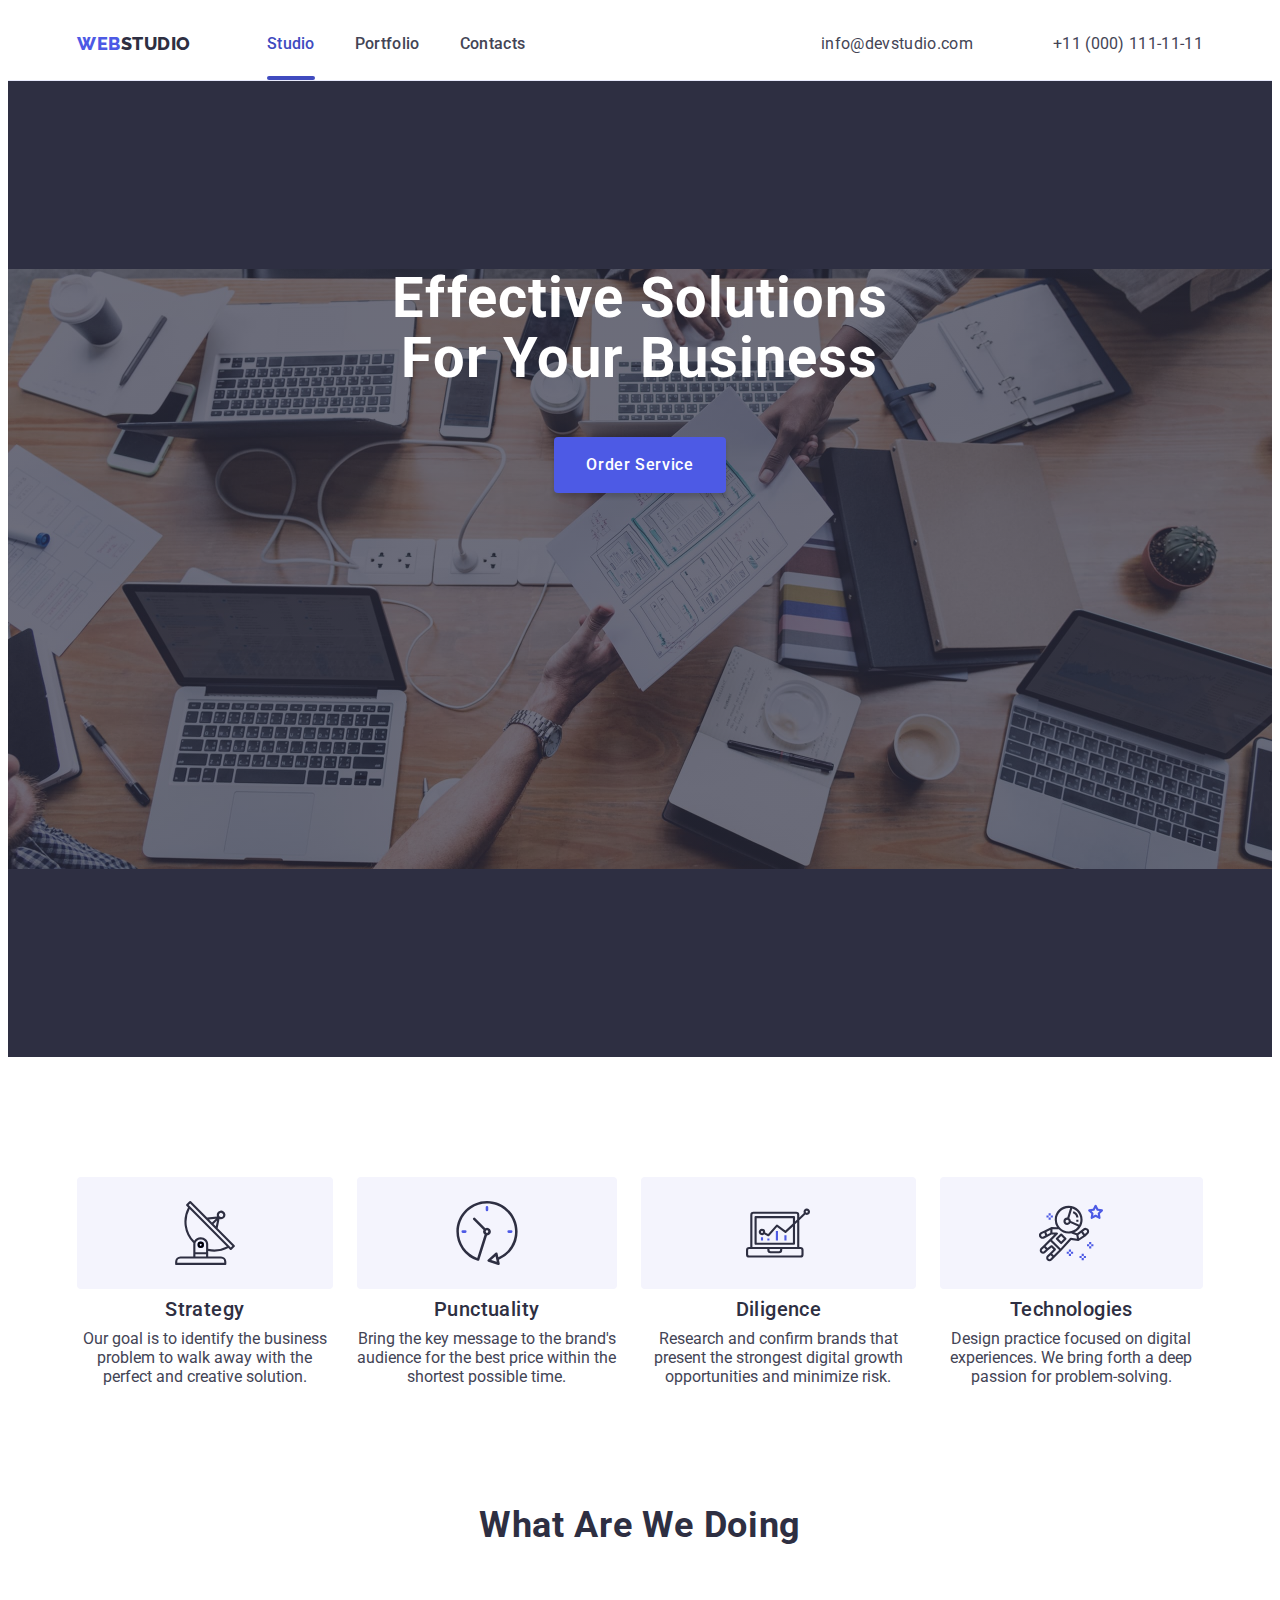
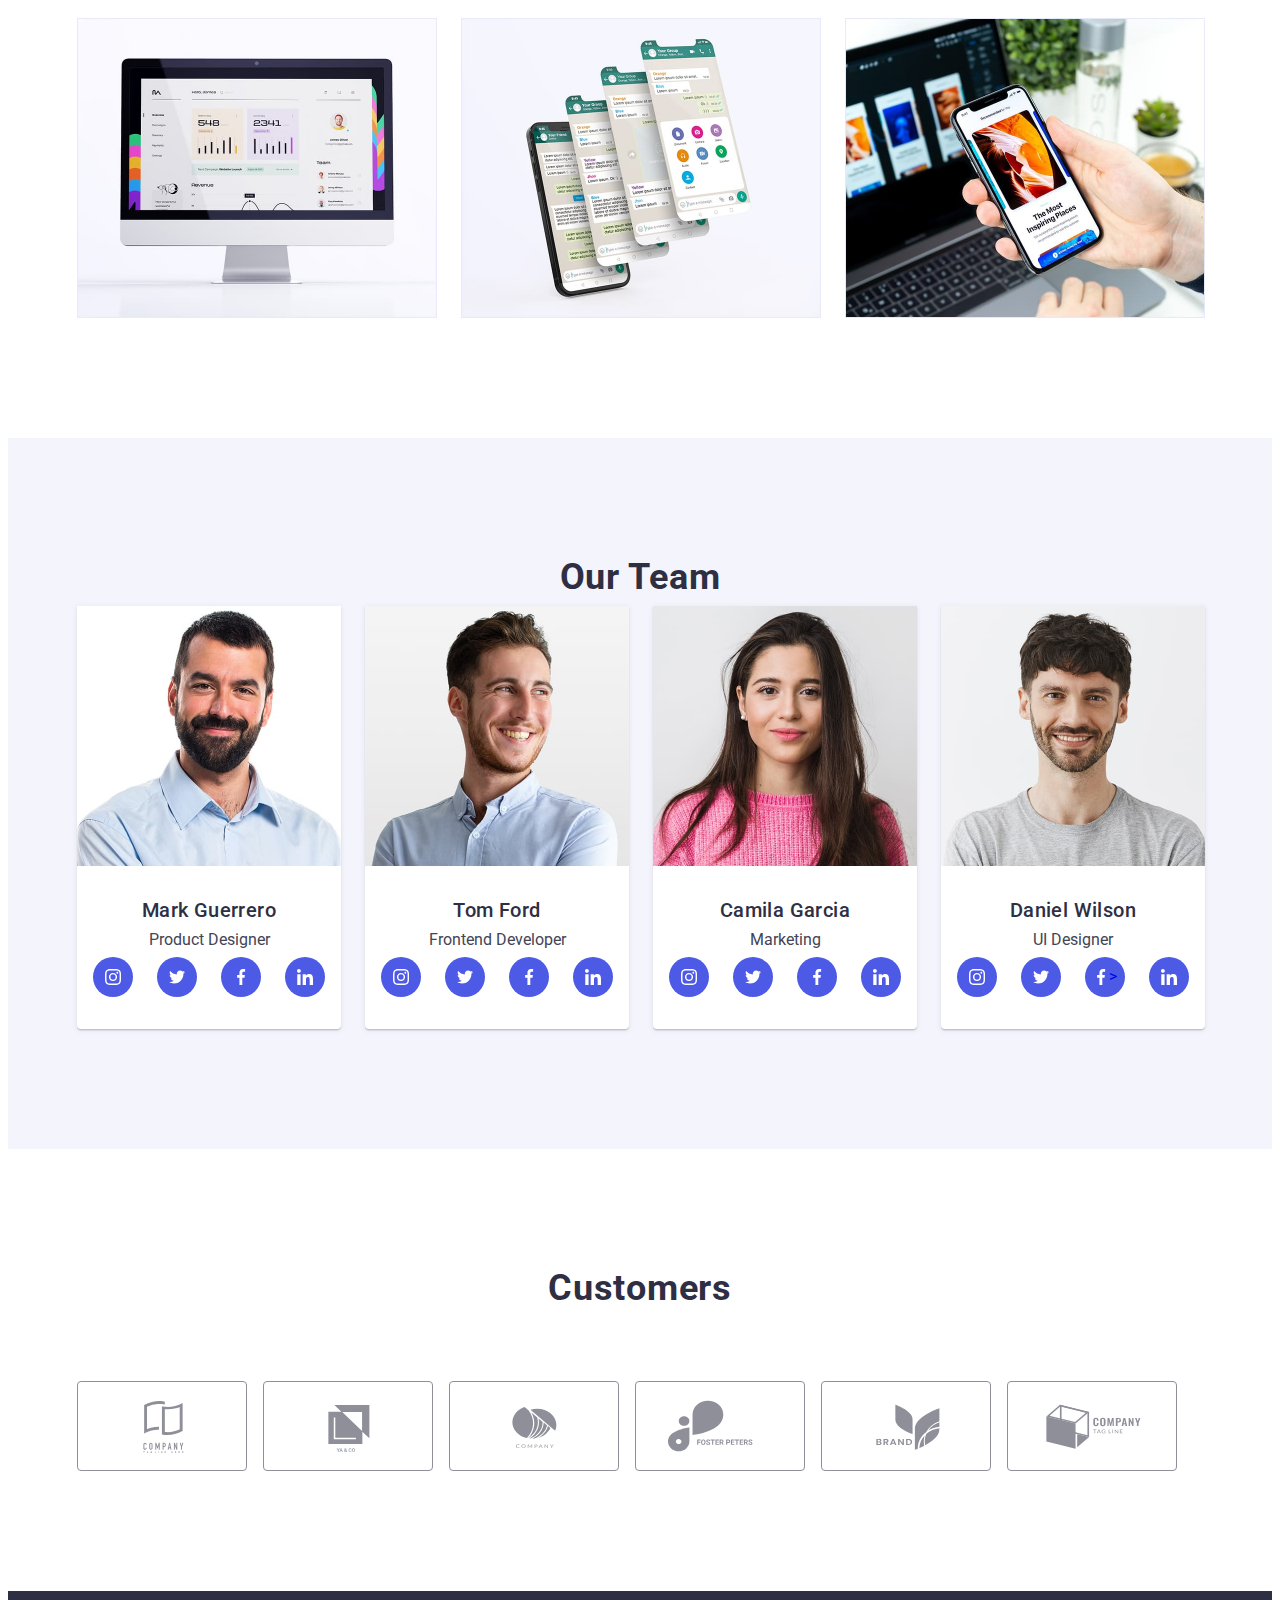
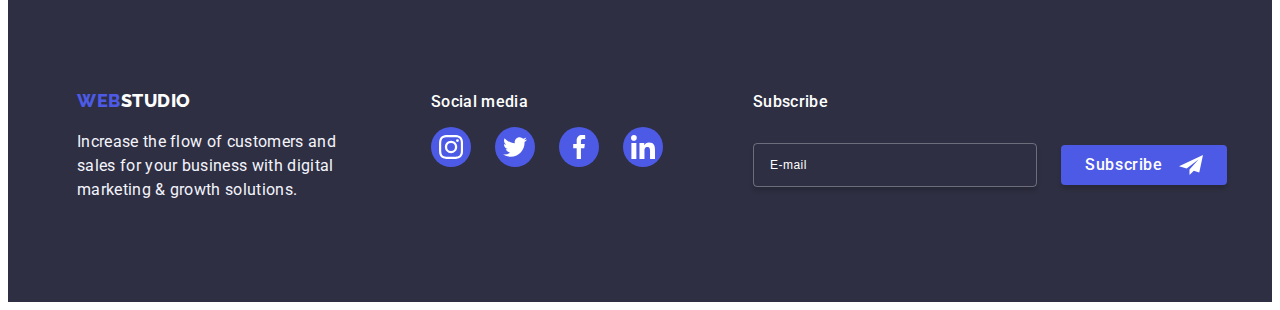
<file: index.html>
<!DOCTYPE html>
<html lang="en">
  <head>
    <meta charset="UTF-8" />
    <meta name="viewport" content="width=device-width, initial-scale=1.0" />
    <link rel="preconnect" href="https://fonts.googleapis.com" />
    <link rel="preconnect" href="https://fonts.gstatic.com" crossorigin />
    <link
      href="https://fonts.googleapis.com/css2?family=Raleway:wght@800&family=Roboto:wght@100..900&display=swap"
      rel="stylesheet"
    />
    <link
      rel="stylesheet"
      href="https://cdnjs.cloudflare.com/ajax/libs/modern-normalize/3.0.1/modern-normalize.min.css"
      integrity="sha512-q6WgHqiHlKyOqslT/lgBgodhd03Wp4BEqKeW6nNtlOY4quzyG3VoQKFrieaCeSnuVseNKRGpGeDU3qPmabCANg=="
      crossorigin="anonymous"
      referrerpolicy="no-referrer"
    />
    <link href="./css/styles.css" rel="stylesheet" />
    <title>Webstudio</title>
  </head>
  <body>
    <!--Header-->
    <header class="header">
      <div class="container header-container">
        <nav class="header-nav">
          <a href="./index.html" class="logo"
            ><span class="logo-part">Web</span>Studio</a
          >
          <ul class="list nav-list">
            <li class="nav-item current">
              <a href="./index.html" class="nav-link">Studio</a>
            </li>
            <li class="nav-item">
              <a href="./portfolio.html" class="nav-link">Portfolio</a>
            </li>
            <li class="nav-item">
              <a href="#" class="nav-link">Contacts</a>
            </li>
          </ul>
        </nav>
        <ul class="list contact-list">
          <li class="contact-item">
            <a href="mailto:info@devstudio.com" class="nav-data"
              >info@devstudio.com</a
            >
          </li>
          <li class="contact-item">
            <a href="tel:+11 (000) 111-11-11" class="nav-data"
              >+11 (000) 111-11-11</a
            >
          </li>
        </ul>
      </div>
    </header>
    <!--Hero Section-->
    <main>
      <section class="hero-section">
        <div class="container hero-container">
          <h1 class="main-title">
            Effective Solutions <br/>for Your Business
          </h1>
          <button type="button" class="button" data-modal-open>
            Order Service
          </button>
        </div>
      </section>
      <!--Section2_Features-->
      <section class="features-section">
        <div class="container features-container">
          <h2 class="visually-hidden">Features</h2>
          <ul class="list features-list">
            <li class="features-item">
              <div class="vector-box">
                <svg class="vector-icon" width="64px" height="64px">
                  <use href="./images/icons.svg#icon-strategy"></use>
                </svg>
              </div>
              <h3 class="item-header">Strategy</h3>
              <p>
                Our goal is to identify the business problem to walk away with
                the perfect and creative solution.
              </p>
            </li>
            <li class="features-item">
              <div class="vector-box">
                <svg class="vector-icon" width="64px" height="64px">
                  <use href="./images/icons.svg#icon-punctuality"></use>
                </svg>
              </div>
              <h3 class="item-header">Punctuality</h3>
              <p>
                Bring the key message to the brand's audience for the best price
                within the shortest possible time.
              </p>
            </li>
            <li class="features-item">
              <div class="vector-box">
                <svg class="vector-icon" width="64px" height="64px">
                  <use href="./images/icons.svg#icon-diligence"></use>
                </svg>
              </div>
              <h3 class="item-header">Diligence</h3>
              <p>
                Research and confirm brands that present the strongest digital
                growth opportunities and minimize risk.
              </p>
            </li>
            <li class="features-item">
              <div class="vector-box">
                <svg class="vector-icon" width="64px" height="64px">
                  <use href="./images/icons.svg#icon-technologies"></use>
                </svg>
              </div>
              <h3 class="item-header">Technologies</h3>
              <p>
                Design practice focused on digital experiences. We bring forth a
                deep passion for problem-solving.
              </p>
            </li>
          </ul>
        </div>
      </section>
      <!--Section3_What are we doing-->
      <section class="what-section">
        <div class="container what-container">
          <h2 class="what-header">What are we doing</h2>
          <ul class="list what-list">
            <li class="what-item">
              <img
                src="./images/compuer.jpg"
                alt="Computer with Dashboard"
                width="360px"
                height="300"
              />
            </li>
            <li class="what-item">
              <img
                src="./images/mobile.jpg"
                alt="Smartphone with messenger"
                width="360px"
                height="300"
              />
            </li>
            <li class="what-item">
              <img
                src="./images/computer_mobile.jpg"
                alt="Computer and Smartphone with beautiful interface"
                width="360px"
                height="300"
              />
            </li>
          </ul>
        </div>
      </section>
      <!--Section4_Our Team-->
      <section class="team-section">
        <div class="container team-container">
          <h2 class="team-header">Our Team</h2>
          <ul class="list team-list">
            <li class="team-item">
              <img
                src="./images/person1.jpg"
                alt="Product Designer"
                width="264px"
                height="260px"
              />
              <div class="item-box">
                <h3 class="item-header">Mark Guerrero</h3>
                <p class="team-text">Product Designer</p>
                <ul class="list team-soc-list">
                  <li class="team-soc-item">
                    <a class="link team-soc-link" href="#">
                      <svg class="team-soc-icon" width="16" height="16">
                        <use href="./images/icons.svg#icon-instagram"></use>
                      </svg>
                    </a>
                  </li>
                  <li class="team-soc-item">
                    <a href="#" class="link team-soc-link"
                      ><svg class="team-soc-icon" width="16" height="16">
                        <use href="./images/icons.svg#icon-twitter"></use></svg>
                      </a>
                  </li>
                  <li class="team-soc-item">
                    <a href="#" class="link team-soc-link"
                      ><svg class="team-soc-icon" width="16" height="16">
                        <use href="./images/icons.svg#icon-facebook"></use></svg>
                    </a>
                  </li>
                  <li class="team-soc-item">
                    <a href="#" class="link team-soc-link"
                      ><svg class="team-soc-icon" width="16" height="16">
                        <use href="./images/icons.svg#icon-linkedin"></use></svg>
                    </a>
                  </li>
                </ul>
              </div>
            </li>
            <li class="team-item">
              <img
                src="./images/person2.jpg"
                alt="Frontend Developer"
                width="264px"
                height="260px"
              />
              <div class="item-box">
                <h3 class="item-header">Tom Ford</h3>
                <p class="team-text">Frontend Developer</p>
                <ul class="list team-soc-list">
                  <li class="team-soc-item">
                    <a class="link team-soc-link" href="#">
                      <svg class="team-soc-icon" width="16" height="16">
                        <use href="./images/icons.svg#icon-instagram"></use>
                      </svg>
                    </a>
                  </li>
                  <li class="team-soc-item">
                    <a href="#" class="link team-soc-link"
                      ><svg class="team-soc-icon" width="16" height="16">
                        <use href="./images/icons.svg#icon-twitter"></use></svg>
                    </a>
                  </li>
                  <li class="team-soc-item">
                    <a href="#" class="link team-soc-link"
                      ><svg class="team-soc-icon" width="16" height="16">
                        <use href="./images/icons.svg#icon-facebook"></use></svg>
                    </a>
                  </li>
                  <li class="team-soc-item">
                    <a href="#" class="link team-soc-link"
                      ><svg class="team-soc-icon" width="16" height="16">
                        <use href="./images/icons.svg#icon-linkedin"></use></svg>
                    </a>
                  </li>
                </ul>
              </div>
            </li>

            <li class="team-item">
              <img
                src="./images/person3.jpg"
                alt="Marketing"
                width="264px"
                height="260px"
              />
              <div class="item-box">
                <h3 class="item-header">Camila Garcia</h3>
                <p class="team-text">Marketing</p>
                <ul class="list team-soc-list">
                  <li class="team-soc-item">
                    <a class="link team-soc-link" href="#">
                      <svg class="team-soc-icon" width="16" height="16">
                        <use href="./images/icons.svg#icon-instagram"></use>
                      </svg>
                    </a>
                  </li>
                  <li class="team-soc-item">
                    <a href="#" class="link team-soc-link"
                      ><svg class="team-soc-icon" width="16" height="16">
                        <use href="./images/icons.svg#icon-twitter"></use></svg>
                    </a>
                  </li>
                  <li class="team-soc-item">
                    <a href="#" class="link team-soc-link"
                      ><svg class="team-soc-icon" width="16" height="16">
                        <use href="./images/icons.svg#icon-facebook"></use></svg>
                    </a>
                  </li>
                  <li class="team-soc-item">
                    <a href="#" class="link team-soc-link"
                      ><svg class="team-soc-icon" width="16" height="16">
                        <use href="./images/icons.svg#icon-linkedin"></use></svg>
                    </a>
                  </li>
                </ul>
              </div>
            </li>
            <li class="team-item">
              <img
                src="./images/person4.jpg"
                alt="UI Designer"
                width="264px"
                height="260px"
              />
              <div class="item-box">
                <h3 class="item-header">Daniel Wilson</h3>
                <p class="team-text">UI Designer</p>
                <ul class="list team-soc-list">
                  <li class="team-soc-item">
                    <a class="link team-soc-link" href="#">
                      <svg class="team-soc-icon" width="16" height="16">
                        <use href="./images/icons.svg#icon-instagram"></use>
                      </svg>
                    </a>
                  </li>
                  <li class="team-soc-item">
                    <a href="#" class="link team-soc-link"
                      ><svg class="team-soc-icon" width="16" height="16">
                        <use href="./images/icons.svg#icon-twitter"></use></svg>
                    </a>
                  </li>
                  <li class="team-soc-item">
                    <a href="#" class="link team-soc-link"
                      ><svg class="team-soc-icon" width="16" height="16">
                        <use href="./images/icons.svg#icon-facebook"></use></svg>
                    ></a>
                  </li>
                  <li class="team-soc-item">
                    <a href="#" class="link team-soc-link"
                      ><svg class="team-soc-icon" width="16" height="16">
                        <use href="./images/icons.svg#icon-linkedin"></use></svg>
                    </a>
                  </li>
                </ul>
              </div>
            </li>
          </ul>
        </div>
      </section>
      <!--Section5_clients-->
      <section class="customers-section">
        <div class="customers-container container">
          <h2 class="customers-title">Customers</h2>
          <ul class="list customers-list">
            <li class="customer-item">
              <a class="link customers-link" href="#">
                <svg class="customers-icon" width="104px" height="56px">
                  <use href="./images/icons.svg#icon-YaCo_logo"></use>
                </svg>
              </a>
            </li>
            <li class="customer-item">
              <a class="link customers-link" href="#">
                <svg class="customers-icon" width="104px" height="56px">
                  <use href="./images/icons.svg#icon-Tagline_logo"></use>
                </svg>
              </a>
            </li>
            <li class="customer-item">
              <a class="link customers-link" href="#">
                <svg class="customers-icon" width="104px" height="56px">
                  <use href="./images/icons.svg#icon-Company_logo"></use>
                </svg>
              </a>
            </li>
            <li class="customer-item">
              <a class="link customers-link" href="#">
                <svg class="customers-icon" width="104px" height="56px">
                  <use href="./images/icons.svg#icon-FosterGroup_logo"></use>
                </svg>
              </a>
            </li>
            <li class="customer-item">
              <a class="link customers-link" href="#">
                <svg class="customers-icon" width="104px" height="56px">
                  <use href="./images/icons.svg#icon-Brand_logo"></use>
                </svg>
              </a>
            </li>
            <li class="customer-item">
              <a class="link customers-link" href="#">
                <svg class="customers-icon" width="104px" height="56px">
                  <use href="./images/icons.svg#icon-TagLineCompany_logo"></use>
                </svg>
              </a>
            </li>
          </ul>
        </div>
      </section>
    </main>
    <!--Footer-->
    <footer class="footer">
      <section class="section footer-section">
        <div class="container footer-container">
          <div class="footer-content">
            <a href="./index.html" class="logo-footer"
              ><span class="logo-part">Web</span>Studio</a
            >
            <p class="footer-text">
              Increase the flow of customers and 
              sales for your business with digital
              marketing & growth solutions.
            </p>
          </div>
          <div>
            <b>Social media</b>
            <ul class="list team-soc-list">
              <li class="team-soc-item">
                <a class="link team-soc-link" href="#">
                  <svg class="team-soc-icon" width="24" height="24">
                    <use href="./images/icons.svg#icon-instagram"></use>
                  </svg>
                </a>
              </li>
              <li class="team-soc-item">
                <a href="#" class="link team-soc-link"
                  ><svg class="team-soc-icon" width="24" height="24">
                    <use href="./images/icons.svg#icon-twitter"></use></svg>
                </a>
              </li>
              <li class="team-soc-item">
                <a href="#" class="link team-soc-link"
                  ><svg class="team-soc-icon" width="24" height="24">
                    <use href="./images/icons.svg#icon-facebook"></use></svg>
                </a>
              </li>
              <li class="team-soc-item">
                <a href="#" class="link team-soc-link"
                  ><svg class="team-soc-icon" width="24" height="24">
                    <use href="./images/icons.svg#icon-linkedin"></use></svg>
                </a>
              </li>
            </ul>
          </div>
          <div class="subscribe-container">
          <b>Subscribe</b>
          <div class="subscribe-wrap"><input 
          class="email-input" 
          type="text"
          name="subscribe" 
          id="subscribe"
          placeholder="E-mail"/>
          <button  type="submit" class="subscribe-button button">Subscribe<svg class="subscribe-icon" width="24" height="24"><use href="./images/icons.svg#icon-send"></use></svg></button>
        </div>
        </div>
        </div>
      </section>
    </footer>
    <!--Modal Window-->
    <div class="backdrop is-hidden" data-modal>
      <div class="modal">
        <button type="button" class="modal-close" data-modal-close>
          <a class="modal-close-link" href="#">
            <svg class="modal-close-icon" width="8px" height="8px">
              <use href="./images/icons.svg#icon-close"></use>
            </svg>
          </a>
        </button>
        <p class="modal-title">Leave your contacts and we will call you back</p>
        <form class="modal-form">
          <div class="modal-field">
          <label class="modal-label" for="user-name"><span class="label-text">Name</span></label>
          <div class="input-wrap">
            <input
            class="modal-input"
            type="text"
            name="user-name"
            id="user-name"
          /><svg class="modal-icon" width="18" height="24"><use href="./images/icons.svg#icon-person"></use></svg>
        </div>
          </div>
          <div class="modal-field">
          <label class="modal-label" for="user-phone"><span class="label-text">Phone</span></label>
          <div class="input-wrap">
          <input
            type="tel"
            name="user-phone"
            id="user-phone"
            class="modal-input"
          /><svg class="modal-icon" width="18" height="24"><use href="./images/icons.svg#icon-phone"></use></svg>
        </div>
          </div>
          <div class="modal-field">
          <label class="modal-label" for="user-email"><span class="label-text">Email</span></label>
          
          <div class="input-wrap">
            <input
            type="email"
            name="user-email"
            id="user-email"
            class="modal-input"
          /><svg class="modal-icon" width="18" height="24"><use href="./images/icons.svg#icon-email"></use></svg>
          </div>
         </div>
          <div class="modal-field"><label for="user-comment"><span class="label-text">Comment</span>
          </label>
        <textarea class="modal-comment" name="user-comment" id="user-comment" placeholder="Text input"></textarea></div>
        <div class="modal-field">
          <input
          class="input-check visually-hidden"
          value="true" 
          type="checkbox" 
          id="policy"/>
          <label class="check-text" for="policy">I accept the terms and conditions of the&nbsp;<a href="#" class="policy-text">Privacy Policy</a></label>
        </div>
          <button href="index.html" type="submit" class="submit-button">Send</button>
        </form>
      </div>
    </div>
    <script src="./js/modal.js"></script>
  </body>
</html>
</file>
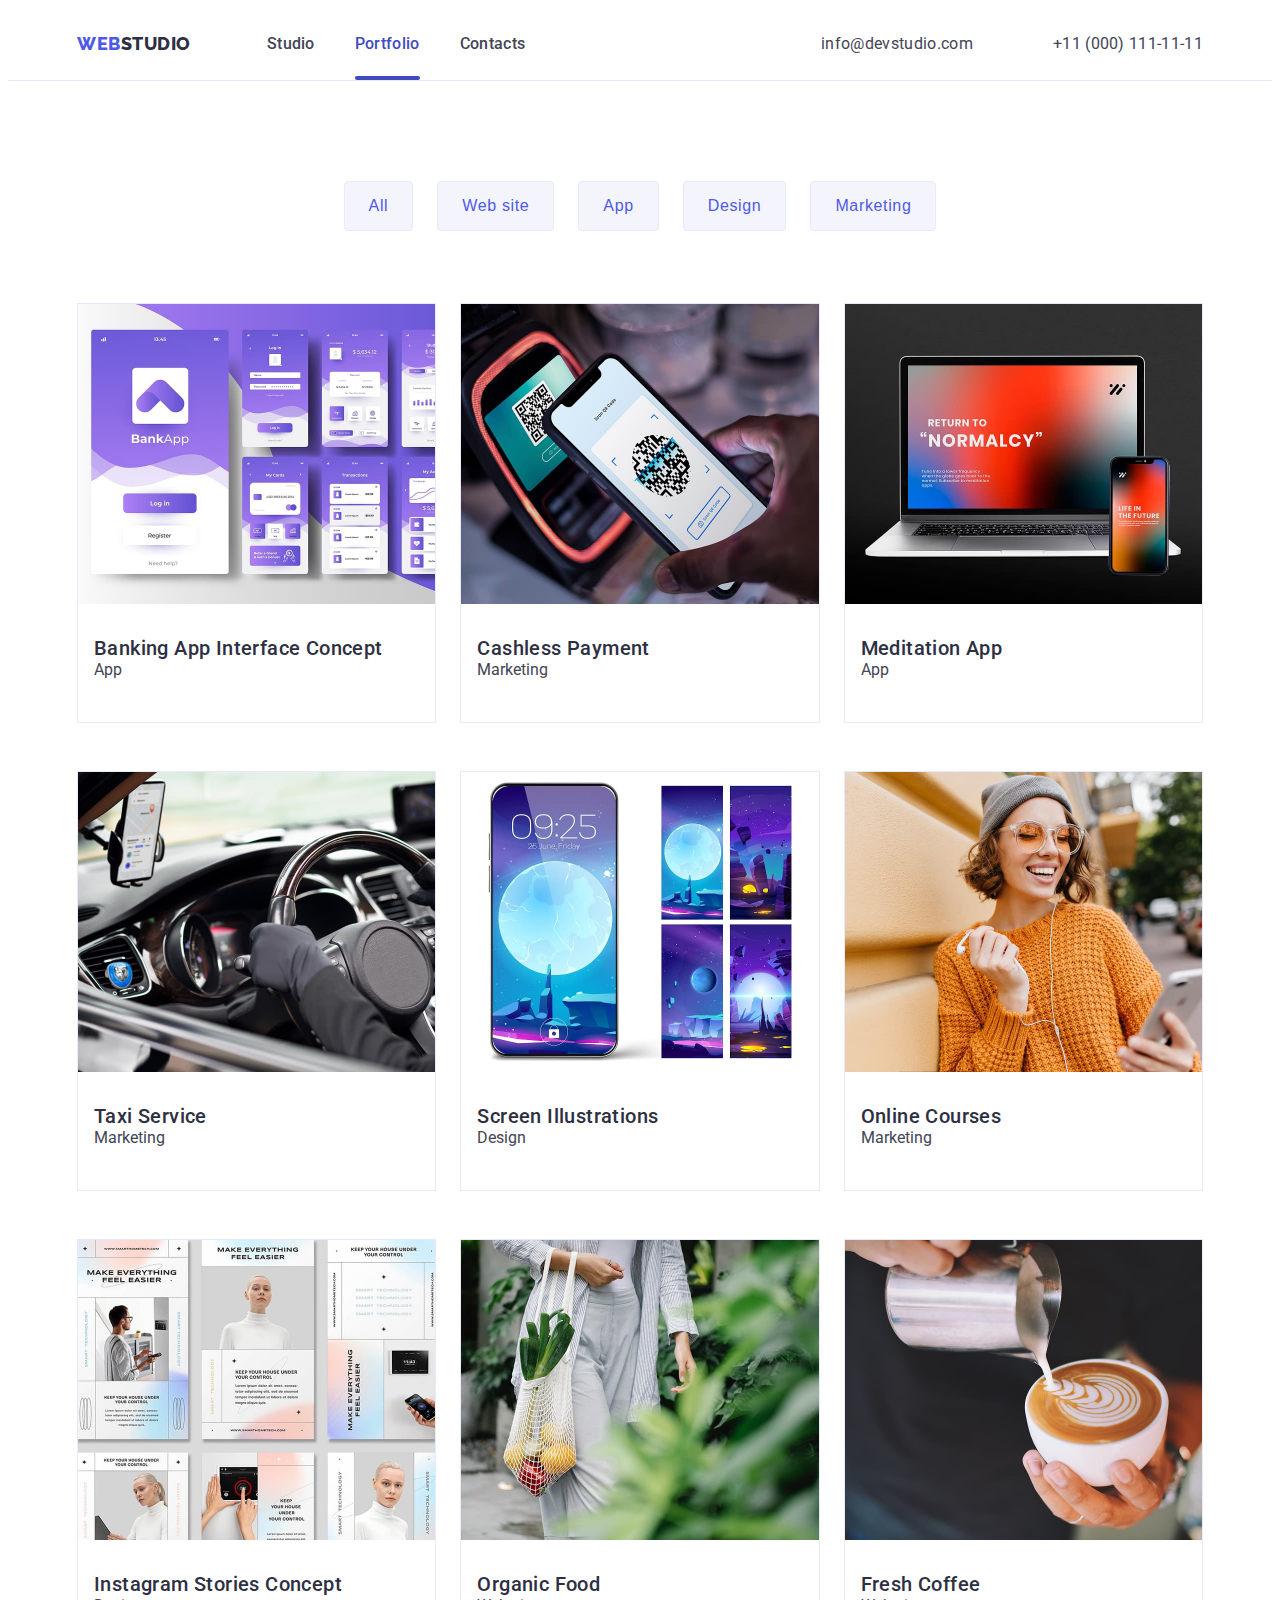
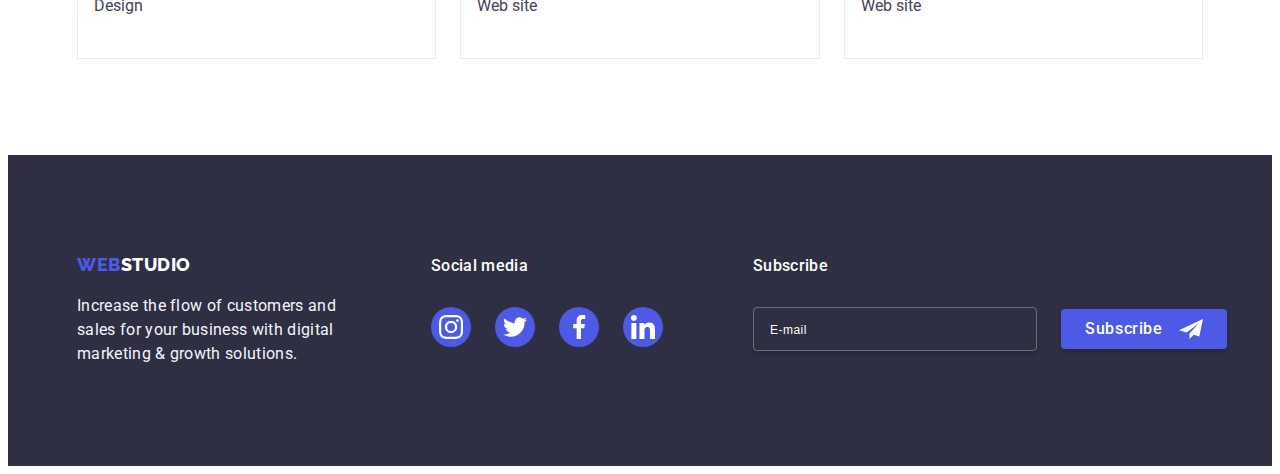
<file: portfolio.html>
<!DOCTYPE html>
<html lang="en">
  <head>
    <meta charset="UTF-8" />
    <meta name="viewport" content="width=device-width, initial-scale=1.0" />
    <link rel="preconnect" href="https://fonts.googleapis.com" />
    <link rel="preconnect" href="https://fonts.gstatic.com" crossorigin />
    <link
      href="https://fonts.googleapis.com/css2?family=Raleway:wght@800&family=Roboto:wght@100..900&display=swap"
      rel="stylesheet"
    />
    <link
      rel="stylesheet"
      href="https://cdnjs.cloudflare.com/ajax/libs/modern-normalize/3.0.1/modern-normalize.min.css"
      integrity="sha512-q6WgHqiHlKyOqslT/lgBgodhd03Wp4BEqKeW6nNtlOY4quzyG3VoQKFrieaCeSnuVseNKRGpGeDU3qPmabCANg=="
      crossorigin="anonymous"
      referrerpolicy="no-referrer"
    />
    <link href="./css/styles.css" rel="stylesheet" />
    <title>Webstudio-Portfolio</title>
  </head>
  <body>
    <!--Header-->
    <header class="header">
      <div class="container header-container">
        <div class="header-nav">
          <a href="./index.html" class="logo"
            ><span class="logo-part">Web</span>Studio</a
          >
          <ul class="list nav-list">
            <li class="nav-item">
              <a href="./index.html" class="nav-link">Studio</a>
            </li>
            <li class="nav-item current">
              <a href="./portfolio.html" class="nav-link">Portfolio</a>
            </li>
            <li class="nav-item">
              <a href="#" class="nav-link">Contacts</a>
            </li>
          </ul>
        </div>
        <ul class="list contact-list">
          <li class="contact-item">
            <a href="mailto:info@devstudio.com" class="nav-data"
              >info@devstudio.com</a
            >
          </li>
          <li class="contact-item">
            <a href="tel:+11 (000) 111-11-11" class="nav-data"
              >+11 (000) 111-11-11</a
            >
          </li>
        </ul>
        <!--Mobile Menu-->
        <button type="button" data-menu-open class="burger-button" aria-label="Open menu">
          <svg class="burger-icon" width="32px" height="22px">
            <use href="./images/icons.svg#icon-burger"></use>
          </svg>
        </button>
      </div>
      <div class="mob-menu is-hidden" data-menu>
        <button type="button" data-menu-close class="mob-close">
          <svg class="mob-close-icon" width="8px" height="8px">
            <use href="./images/icons.svg#icon-close"></use>
          </svg>
        </button>

        <div class="container mob-container">

            <ul class="list mob-nav-list">
              <li class="mob-nav-item">
                <a href="./index.html" class="mob-nav-link">Studio</a>
              </li>
              <li class="mob-nav-item current">
                <a href="./portfolio.html" class="mob-nav-link">Portfolio</a>
              </li>
              <li class="mob-nav-item">
                <a href="#" class="mob-nav-link">Contacts</a>
              </li>
            </ul>

            <ul class="list mob-contact-list">
              <li class="mob-contact-item">
                <a href="tel:+11 (000) 111-11-11" class="mob-nav-tel"
                  >+11 (000) 111-11-11</a
                >
              </li>
              <li class="mob-contact-item">
                <a href="mailto:info@devstudio.com" class="mob-nav-mail"
                  >info@devstudio.com</a
                >
              </li>
 
              <ul class="list mob-soc-list">
                <li class="mob-soc-item">
                  <a class="link mob-soc-link" href="#">
                    <svg class="mob-soc-icon" width="24" height="24">
                      <use href="./images/icons.svg#icon-instagram"></use>
                    </svg>
                  </a>
                </li>
                <li class="mob-soc-item">
                  <a href="#" class="link mob-soc-link"
                    ><svg class="mob-soc-icon" width="24" height="24">
                      <use href="./images/icons.svg#icon-twitter"></use>
                    </svg>
                  </a>
                </li>
                <li class="mob-soc-item">
                  <a href="#" class="link mob-soc-link"
                    ><svg class="mob-soc-icon" width="24" height="24">
                      <use href="./images/icons.svg#icon-facebook"></use>
                    </svg>
                  </a>
                </li>
                <li class="mob-soc-item">
                  <a href="#" class="link mob-soc-link"
                    ><svg class="mob-soc-icon" width="24" height="24">
                      <use href="./images/icons.svg#icon-linkedin"></use>
                    </svg>
                  </a>
                </li>
              </ul>
            </div>
          </div>
        </div>
      </div>
    </header>
    <!--Main Section-->
    <main>
      <section class="filter-section">
        <div class="container filter-container">
          <h2 class="visually-hidden">Projects Catalogue</h2>
          <ul class="list filter-list">
            <li class="filter-item">
              <button type="button" class="filter-button">All</button>
            </li>
            <li class="filter-item">
              <button type="button" class="filter-button">Web site</button>
            </li>
            <li class="filter-item">
              <button type="button" class="filter-button">App</button>
            </li>
            <li class="filter-item">
              <button type="button" class="filter-button">Design</button>
            </li>
            <li class="filter-item">
              <button type="button" class="filter-button">Marketing</button>
            </li>
          </ul>
        </div>
      </section>
      <!--Main Section Part 2-->
      <section class="portfolio-section">
        <div class="container portfolio-container">
          <ul class="list portfolio-list">
            <li class="portfolio-item">
              <div class="portfolio-cover-wrap">
                <img class="portfolio-cover-img"
                  src="./images/bank.jpg"
                  alt="Computer with banking app design"
                  
                />
                <p class="portfolio-cover-text">
                  14 Stylish and User-Friendly App Design Concepts · Task
                  Manager App · Calorie Tracker App · Exotic Fruit Ecommerce App
                  · Cloud Storage App
                </p>
              </div>
              <div class="item-content">
                <h3>Banking App Interface Concept</h3>
                <p>App</p>
              </div>
            </li>
            <li class="portfolio-item">
              <div class="portfolio-cover-wrap">
              <img class="portfolio-cover-img"
                src="./images/applepay.jpg"
                alt="NFC Payment"
               
              />
              <p class="portfolio-cover-text">
                  14 Stylish and User-Friendly App Design Concepts · Task
                  Manager App · Calorie Tracker App · Exotic Fruit Ecommerce App
                  · Cloud Storage App
                </p>
                </div>
              <div class="item-content">
                <h3>Cashless Payment</h3>
                <p>Marketing</p>
              </div>
            </li>
            <li class="portfolio-item">
              <div class="portfolio-cover-wrap">
              <img class="portfolio-cover-img"
                src="./images/meditation.jpg"
                alt="Meditation App Design on mobile and web"
                
              />
              <p class="portfolio-cover-text">
                  14 Stylish and User-Friendly App Design Concepts · Task
                  Manager App · Calorie Tracker App · Exotic Fruit Ecommerce App
                  · Cloud Storage App
                </p>
                </div>
              <div class="item-content">
                <h3>Meditation App</h3>
                <p>App</p>
              </div>
            </li>

            <li class="portfolio-item">
              <div class="portfolio-cover-wrap">
              <img class="portfolio-cover-img"
                src="./images/taxi.jpg"
                alt="Driving car"
              
              />
              <p class="portfolio-cover-text">
                  14 Stylish and User-Friendly App Design Concepts · Task
                  Manager App · Calorie Tracker App · Exotic Fruit Ecommerce App
                  · Cloud Storage App
                </p>
                </div>
              <div class="item-content">
                <h3>Taxi Service</h3>
                <p>Marketing</p>
              </div>
            </li>
            <li class="portfolio-item">
              <div class="portfolio-cover-wrap">
              <img class="portfolio-cover-img"
                src="./images/bg.jpg"
                alt="Background for mobile"
                
              />
              <p class="portfolio-cover-text">
                  14 Stylish and User-Friendly App Design Concepts · Task
                  Manager App · Calorie Tracker App · Exotic Fruit Ecommerce App
                  · Cloud Storage App
                </p>
                </div>
              <div class="item-content">
                <h3>Screen Illustrations</h3>
                <p>Design</p>
              </div>
            </li>
            <li class="portfolio-item">
              <div class="portfolio-cover-wrap">
              <img class="portfolio-cover-img"
                src="./images/course.jpg"
                alt="Girl listening and watching course on her smartphone"
               
              />
              <p class="portfolio-cover-text">
                  14 Stylish and User-Friendly App Design Concepts · Task
                  Manager App · Calorie Tracker App · Exotic Fruit Ecommerce App
                  · Cloud Storage App
                </p>
                </div>
              <div class="item-content">
                <h3>Online Courses</h3>
                <p>Marketing</p>
              </div>
            </li>
            <li class="portfolio-item">
              <div class="portfolio-cover-wrap">
              <img class="portfolio-cover-img"
                src="./images/insta.jpg"
                alt="Instagram stories designs"
              
              />
              <p class="portfolio-cover-text">
                  14 Stylish and User-Friendly App Design Concepts · Task
                  Manager App · Calorie Tracker App · Exotic Fruit Ecommerce App
                  · Cloud Storage App
                </p>
                </div>
              <div class="item-content">
                <h3>Instagram Stories Concept</h3>
                <p>Design</p>
              </div>
            </li>
            <li class="portfolio-item">
              <div class="portfolio-cover-wrap">
              <img class="portfolio-cover-img"
                src="./images/vegan.jpg"
                alt="Woman with vegetables"
              />
              <p class="portfolio-cover-text">
                  14 Stylish and User-Friendly App Design Concepts · Task
                  Manager App · Calorie Tracker App · Exotic Fruit Ecommerce App
                  · Cloud Storage App
                </p>
                </div>
              <div class="item-content">
                <h3>Organic Food</h3>
                <p>Web site</p>
              </div>
            </li>

            <li class="portfolio-item">
              <div class="portfolio-cover-wrap">
              <img class="portfolio-cover-img"
                src="./images/coffee.jpg"
                alt="Pouring coffee"
              />
              <p class="portfolio-cover-text">
                  14 Stylish and User-Friendly App Design Concepts · Task
                  Manager App · Calorie Tracker App · Exotic Fruit Ecommerce App
                  · Cloud Storage App
                </p>
                </div>
              <div class="item-content">
                <h3>Fresh Coffee</h3>
                <p>Web site</p>
              </div>
            </li>
          </ul>
        </div>
      </section>
    </main>
    <footer class="footer">
      <section class="section footer-section">
        <div class="container footer-container">
          <div class="footer-content">
            <a href="./index.html" class="logo-footer"
              ><span class="logo-part">Web</span>Studio</a
            >
            <p class="footer-text">
              Increase the flow of customers and sales for your business with
              digital marketing & growth solutions.
            </p>
          </div>
          <div class="social-content">
            <b>Social media</b>
            <ul class="list team-soc-list">
              <li class="team-soc-item">
                <a class="link team-soc-link" href="#">
                  <svg class="team-soc-icon" width="24" height="24">
                    <use href="./images/icons.svg#icon-instagram"></use>
                  </svg>
                </a>
              </li>
              <li class="team-soc-item">
                <a href="#" class="link team-soc-link"
                  ><svg class="team-soc-icon" width="24" height="24">
                    <use href="./images/icons.svg#icon-twitter"></use>
                  </svg>
                </a>
              </li>
              <li class="team-soc-item">
                <a href="#" class="link team-soc-link"
                  ><svg class="team-soc-icon" width="24" height="24">
                    <use href="./images/icons.svg#icon-facebook"></use>
                  </svg>
                </a>
              </li>
              <li class="team-soc-item">
                <a href="#" class="link team-soc-link"
                  ><svg class="team-soc-icon" width="24" height="24">
                    <use href="./images/icons.svg#icon-linkedin"></use>
                  </svg>
                </a>
              </li>
            </ul>
          </div>
          <div class="subscribe-container">
            <b>Subscribe</b>
            <div class="subscribe-wrap">
              <input
                class="email-input"
                type="text"
                name="subscribe"
                id="subscribe"
                placeholder="E-mail"
              />
              <button type="submit" class="subscribe-button button">
                Subscribe<svg class="subscribe-icon" width="24" height="24">
                  <use href="./images/icons.svg#icon-send"></use>
                </svg>
              </button>
            </div>
          </div>
        </div>
      </section>
    </footer>
    <script src="./js/menu.js"></script>
  </body>
</html>
</file>
<file: css/styles.css>
/*Styles Reset*/
h1,
h2,
h3,
p {
  margin: 0;
}

ul {
  margin: 0;
  padding: 0;
}

img {
  display: block;
}

.list {
  list-style-type: none;
}
button {
  cursor: pointer;
}
a {
  text-decoration: none;
}
a:focus {
  box-shadow: none;
  border: none;
}
.container {
  width: 100%;
  max-width: 428px;
  padding-left: 16px;
  padding-right: 16px;
  margin: 0 auto;
}
/*variables*/
:root {
  --brand-color: #4d5ae5;
  --pressed-color: #404bbf;
  --main-color: #2e2f42;
  --success-color: #31d0aa;
  --body-text-color: #434455;
  --light-color: #8e8f99;
  --accent-color: #e7e9fc;
  --light-background-color: #f4f4fd;
  --modal-color: #2e2f42;
  --hero-background: #2e2f42;
  --white-color: #ffffff;
  --modal-background-color: #fcfcfc;
  --hero-gradient: linear-gradient(
    rgba(46, 47, 66, 0.7),
    rgba(46, 47, 66, 0.7)
  );
  --transition: 250ms cubic-bezier(0.4, 0, 0.2, 1);
  --shadow: 0px 1px 6px 0px rgba(46, 47, 66, 0.08),
    0px 1px 1px 0px rgba(46, 47, 66, 0.16),
    0px 2px 1px 0px rgba(46, 47, 66, 0.08);
}
/*Header*/
.header {
  border-bottom: 1px solid var(--accent-color, #e7e9fc);
  background: var(--white-color, #fff);
}

.header-nav {
  display: flex;
  justify-content: space-between;
}

.header-container {
  display: flex;
  justify-content: space-between;
  align-items: center;
  padding-top: 24px;
  padding-bottom: 24px;
}

.logo {
  margin-right: 76px;
  color: var(--main-color, #2e2f42);
  font-family: Raleway;
  font-size: 18px;
  font-weight: 800;
  line-height: 116.667%;
  letter-spacing: 0.54px;
  text-transform: uppercase;
  align-content: center;
}

.logo-part {
  color: var(--brand-color);
}

.nav-list,
.contact-list {
  display: none;
}

.burger-button {
  background: none;
  border: none;
  padding: 0;
  cursor: pointer;
  display: flex;
  align-items: center;
  justify-content: center;
  width: 32px;
  height: 22px;
}

.burger-icon {
  display: block;
  stroke: var(--main-color);
}

/*Menu*/
.mob-close {
  width: 24px;
  height: 24px;
  border: 1px solid rgba(0, 0, 0, 0.1);
  border-radius: 50%;
  position: absolute;
  top: 24px;
  right: 24px;
  background-color: var(--accent-color);
  font-size: 0px;
}

.mob-close-icon {
  fill: var(--main-color);
}

.mob-close:hover,
.mob-close:focus {
  background-color: var(--pressed-color);
}

.mob-close:hover .mob-close-icon,
.mob-close:focus .mob-close-icon {
  fill: var(--white-color);
}

.mob-menu {
  position: fixed;
  top: 0;
  z-index: 1;
  height: 100%;
  width: 100%;
  background-color: var(--white-color);
}

.mob-nav-item {
  font-size: 36px;
  font-weight: 700;
  line-height: 111.111%;
  letter-spacing: 0.72px;
}

.mob-nav-link {
  color: var(--main-color);
}

.mob-nav-link:hover,
.mob-nav-link:focus,
.mob-nav-item.current .mob-nav-link {
  color: var(--pressed-color);
}

.mob-nav-item:not(:last-child) {
  margin-bottom: 40px;
}

.mob-nav-list {
  margin-bottom: 40px;
}

.mob-menu > .container {
  height: 100%;
  display: flex;
  flex-direction: column;
  justify-content: space-between;
  overflow-y: auto;
}

.mob-container {
  padding: 80px 40px 40px;
}

.mob-contact-item {
  display: block;
  margin-bottom: 40px;
}

.mob-nav-tel {
  color: var(--brand-color);
  font-size: 24px;
  font-weight: 700;
  line-height: 111.111%;
  letter-spacing: 0.72px;
  text-transform: capitalize;
}

.mob-nav-mail {
  color: var(--main-color);
  font-size: 20px;
  font-weight: 500;
  line-height: 120%;
  letter-spacing: 0.4px;
}

.mob-soc-list {
  display: flex;
  justify-content: space-between;
  max-width: 328px;
}

.mob-soc-item {
  width: 40px;
  height: 40px;
  background-color: var(--brand-color);
  border-radius: 50%;
  fill: var(--white-color);
}

.mob-soc-link {
  width: 100%;
  height: 100%;
  display: flex;
  justify-content: center;
  align-items: center;
}

.mob-soc-link:is(:hover, :focus) {
  background-color: var(--pressed-color);
  border-radius: 50%;
}

.no-scroll {
  overflow: hidden;
}

/* Tablet */
@media screen and (min-width: 768px) {
  .header-container {
    padding-top: 0;
    padding-bottom: 0;
  }
  .nav-list {
    display: flex;
  }
  .nav-data {
    font-size: 12px;
  }
  .contact-list {
    display: flex;
    flex-direction: column;
    gap: 12px;
  }
  .burger-button {
    display: none;
  }
  .nav-item:not(:last-child),
.contact-item:not(:last-child) {
  margin-right: 40px;
}

.nav-item {
  color: var(--main-color);
  font-family: Roboto;
  font-size: 16px;
  font-weight: 500;
  line-height: 150%;
  letter-spacing: 0.32px;
  padding: 24px 0 24px 0;
}

.nav-item:hover,
.nav-item:focus {
  color: var(--brand-color);
}

.nav-link {
  position: relative;
  display: inline-block;
  overflow: visible;
  color: var(--body-text-color);
}

.nav-link::after {
  position: absolute;
  content: '';
  bottom: -20px;
  left: 0;
  width: 100%;
  height: 4px;
  border-radius: 2px;
  background-color: var(--pressed-color);
  transform: translateY(4px);
  transition: transform 300ms linear;
  display: none;
}

.nav-link:hover::after,
.nav-link:focus::after {
  display: block;
}

.nav-link:hover,
.nav-link:focus,
.nav-item.current .nav-link {
  color: var(--pressed-color);
}

.nav-item.current .nav-link::after {
  display: block;
}

.nav-data {
  color: var(--body-text-color, #434455);
  font-family: Roboto;
  font-style: normal;
  font-weight: 400;
  line-height: 150%;
  letter-spacing: 0.32px;
}

.nav-data:hover,
.nav-data:focus {
  color: var(--pressed-color);
}
}

/* Desktop */
@media screen and (min-width: 1158px) {
  .nav-data {
    font-size: 16px;
  }
  .contact-list {
    flex-direction: row;
    gap: 40px;
  }
  .contact-item {
    padding: 24px 0 24px 0;
  }
}
/*Global Styles*/
body {
  font-family: 'Roboto', sans-serif;
  background-color: var(--white-color);
}
h2 {
  color: var(--main-color);
  text-align: center;
  font-family: Roboto;
  font-size: 36px;
  font-weight: 700;
  line-height: 111.111%;
  letter-spacing: 0.72px;
  text-transform: capitalize;
}
h3 {
  color: var(--main-color);
  font-family: Roboto;
  font-size: 20px;
  font-weight: 500;
  line-height: 120%;
  letter-spacing: 0.4px;
}
p {
  color: var(--body-text-color);
}
.container {
  width: 100%;
  max-width: 396px;
  padding-left: 16px;
  padding-right: 16px;
  margin: 0 auto;
}

@media screen and (min-width: 768px) {
  .container {
    width: 100%;
    max-width: 736px;
    padding-left: 16px;
    padding-right: 16px;
    margin: 0 auto;
  }
}
@media screen and (min-width: 1158px) {
  .container {
    width: 100%;
    max-width: 1126px;
    padding-left: 15px;
    padding-right: 15px;
    margin: 0 auto;
  }
}
/*Hero Section*/
.hero-section {
  text-align: center;
  width: auto;
  height: 432px;
  background-color: var(--hero-background);
  background-image: var(--hero-gradient), url(../images/mob_bg.jpg);
  background-repeat: no-repeat;
  background-position: center;
  background-size: cover;
  padding: 112px 0;
}

.main-title {
  color: var(--white-color, #ffffff);
  font-weight: 700;
  font-size: 36px;
  line-height: 111.111%;
  letter-spacing: 0.72px;
  margin-bottom: 72px;
  text-transform: capitalize;
}

.button {
  background-color: var(--brand-color);
  color: var(--white-color);
  font-family: Roboto;
  font-size: 16px;
  font-weight: 500;
  line-height: 150%;
  letter-spacing: 0.64px;
  padding: 16px 32px;
  border: none;
  border-radius: 4px;
  box-shadow: 0px 4px 4px 0px rgba(0, 0, 0, 0.15);
}

.button:hover,
.button:focus {
  background-color: var(--pressed-color);
}
@media (min-device-pixel-ratio: 2),
  (min-resolution: 192dpi),
  (min-resolution: 2dppx) {
  .hero-section {
    background-image: var(--hero-gradient), url(../images/mob_bg_2x.jpg);
  }
}

/* Tablet */
@media screen and (min-width: 768px) and (max-width: 1157px) {
  .hero-section {
    background-image: var(--hero-gradient), url(../images/tablet_bg.jpg);
  }

  @media (min-device-pixel-ratio: 2),
    (min-resolution: 192dpi),
    (min-resolution: 2dppx) {
    .hero-section {
      background-image: var(--hero-gradient), url(../images/tablet_bg_2x.jpg);
    }
  }
}

/* Desktop */
@media screen and (min-width: 1158px) {
  .hero-section {
    background-image: var(--hero-gradient), url(../images/hero_bg.jpg);
    background-size: 1440px auto;
    height: 600px;
    padding: 188px 0;
  }

  @media (min-device-pixel-ratio: 2),
    (min-resolution: 192dpi),
    (min-resolution: 2dppx) {
    .hero-section {
      background-image: var(--hero-gradient), url(../images/hero_bg_2x.jpg);
    }
  }

  .main-title {
    font-size: 56px;
    line-height: 107.143%;
    letter-spacing: 1.12px;
    margin-bottom: 48px;
  }
}
/*Section 2 Features*/
.visually-hidden {
  clip: rect(0 0 0 0);
  clip-path: inset(50%);
  height: 1px;
  overflow: hidden;
  position: absolute;
  white-space: nowrap;
  width: 1px;
}

.features-section {
  padding: 96px 0;
}

.features-list {
  display: flex;
  flex-direction: column;
  gap: 72px;
  text-align: center;
}

.features-item {
  width: 100%;
}

.vector-box {
  display: none;
}

.item-header {
  margin-bottom: 8px;
  font-size: 36px;
  font-weight: 700;
  line-height: 111.111%;
  letter-spacing: 0.72px;
  text-transform: capitalize;
}

.item-paragraph {
  font-size: 16px;
  font-weight: 500;
  line-height: 150%;
  letter-spacing: 0.32px;
}

/* Mobile */
@media screen and (min-width: 428px) {
  .features-list {
    gap: 24px;
  }
}

/* Tablet */
@media screen and (min-width: 768px) {
  .features-list {
    flex-wrap: wrap;
    flex-direction: row;
    justify-content: space-between;
  }

  .features-item {
    width: calc(50% - 12px);
  }
}

/* Desktop */
@media screen and (min-width: 1158px) {
  .features-section {
    padding: 120px 0;
  }

  .features-list {
    flex-wrap: nowrap;
  }

  .features-item {
    width: auto;
  }

  .vector-box {
    display: flex;
    border-radius: 4px;
    background: var(--CLOUD, #f4f4fd);
    justify-content: center;
    padding: 24px 0;
    margin-bottom: 8px;
  }

  .item-header {
    font-size: 20px;
    font-weight: 500;
    line-height: 120%;
    letter-spacing: 0.4px;
  }
}
/* Section 3 What are we doing*/
.what-section {
  display: none;
}
/*Desktop*/
@media screen and (min-width: 1158px) {
  .what-header {
    margin-bottom: 72px;
  }
  .what-section {
    display: block;
    padding-bottom: 120px;
  }
  .what-list {
    display: flex;
    justify-content: space-between;
    gap: 24px;
  }
}
/*Section 4 Our Team*/
.team-section {
  background: var(--light-background-color, #f4f4fd);
  padding: 96px 0;
}

.team-list {
  display: flex;
  flex-direction: column;
  align-items: center;
  gap: 72px;
}

.team-item {
  border-radius: 0px 0px 4px 4px;
  background: var(--white-color, #fff);
  box-shadow: 0px 1px 6px 0px rgba(46, 47, 66, 0.08),
    0px 1px 1px 0px rgba(46, 47, 66, 0.16),
    0px 2px 1px 0px rgba(46, 47, 66, 0.08);
}

.item-box {
  padding-top: 32px;
  padding-bottom: 32px;
  text-align: center;
}

.our-team {
  margin-bottom: 72px;
}

.team-header {
  margin-bottom: 8px;
}

.team-soc-list {
  display: flex;
  justify-content: center;
  gap: 24px;
}

.team-soc-item {
  width: 40px;
  height: 40px;
  background-color: var(--brand-color);
  border-radius: 50%;
  fill: var(--white-color);
}

.team-soc-link {
  width: 100%;
  height: 100%;
  display: flex;
  justify-content: center;
  align-items: center;
}

.team-soc-link:is(:hover, :focus) {
  background-color: var(--pressed-color);
  border-radius: 50%;
}

.team-text {
  margin-bottom: 8px;
}

/* Mobile */
@media screen and (min-width: 428px) {
}

/* Tablet */
@media screen and (min-width: 768px) {
  .team-list {
    flex-wrap: wrap;
    flex-direction: row;
    gap: 24px;
    justify-content: center;
  }
}

/* Desktop */
@media screen and (min-width: 1158px) {
  .team-section {
    padding: 120px 0;
  }
  .team-list {
    flex-wrap: nowrap;
    justify-content: space-between;
    align-items: flex-start;
  }
}
/*Customers Section*/
.customers-section {
  padding: 96px 0;
}

.customers-title {
  margin-bottom: 72px;
}

.customers-list {
  display: flex;
  flex-wrap: wrap;
  flex-direction: row;
  justify-content: center;
  gap: 24px;
}

.customer-item {
  width: 168px;
  height: 88px;
  border-radius: 4px;
  border: 1px solid var(--light-color, #8e8f99);
}

.customers-link {
  width: 100%;
  height: 100%;
  display: flex;
  justify-content: center;
  align-items: center;
}

.customer-item:hover,
.customer-item:focus {
  border-color: var(--pressed-color);
}

.customer-item:hover .customers-icon,
.customer-item:focus .customers-icon {
  fill: var(--pressed-color);
}

.customers-icon {
  fill: var(--light-color);
}

/* Desktop */
@media screen and (min-width: 1158px) {
  .customers-section {
    padding: 120px 0;
  }

  .customers-list {
    display: inline-flex;
    align-items: flex-start;
    gap: 72px 16px;
  }
}
/*Portfolio*/
.portfolio-section {
  margin-bottom: 96px;
}

.filter-container {
  padding-top: 48px;
  padding-bottom: 48px;
}

.filter-list {
  display: flex;
  flex-wrap: wrap;
  gap: 16px 8px;
  justify-content: flex-start;
}

.filter-button {
  padding: 12px 24px;
  border-radius: 4px;
  border: 1px solid var(--accent-color);
  background: var(--light-background-color);
  color: var(--brand-color);
  font-size: 16px;
  font-weight: 500;
  line-height: 1.5;
  letter-spacing: 0.04em;
  transition: 250ms var(--transition-easing),
    color 250ms var(--transition-easing), border 250ms var(--transition-easing),
    box-shadow 250ms var(--transition-easing);
}

.filter-button:hover,
.filter-button:focus {
  background: var(--pressed-color);
  color: var(--white-color);
  border: 1px solid var(--pressed-color);
  box-shadow: var(--shadow);
}

.portfolio-list {
  display: flex;
  flex-direction: column;
  align-items: center;
  gap: 48px;
}

.portfolio-item {
  width: 288px;
  border: 1px solid var(--accent-color);
  display: flex;
  flex-direction: column;
  box-sizing: border-box;
  transition: box-shadow 250ms var(--transition);
  width: 100%;
  max-width: 396px;
}

.portfolio-item:hover,
.portfolio-item:focus {
  box-shadow: var(--shadow);
}

.portfolio-cover-wrap {
  position: relative;
  overflow: hidden;
  width: 100%;
  height: 280px;
}

.portfolio-cover-img {
  width: 100%;
  height: 100%;
  object-fit: cover;
}

.portfolio-cover-text {
  position: absolute;
  top: 0;
  left: 0;
  width: 100%;
  height: 100%;
  padding: 40px 32px;
  color: var(--white-color);
  background-color: var(--brand-color);
  font-size: 16px;
  font-weight: 400;
  line-height: 1.5;
  letter-spacing: 0.02em;
  transform: translateY(100%);
  transition: transform 250ms var(--transition);
}

.portfolio-item:hover .portfolio-cover-text,
.portfolio-item:focus .portfolio-cover-text {
  transform: translateY(0);
}

.item-content {
  padding: 32px 16px;
  flex-grow: 1;
}

/* Mobile (425px) */
@media screen and (min-width: 425px) {
  .filter-list {
    gap: 16px 24px;
  }
}

/* Tablet and Desktop (768px and up)*/
@media screen and (min-width: 768px) {
  .filter-list {
    justify-content: center;
    gap: 24px;
  }

  .portfolio-list {
    flex-direction: row;
    flex-wrap: wrap;
    gap: 72px 24px;
  }

  .portfolio-item {
    width: 356px;
    height: 420px;
  }

  .portfolio-cover-wrap {
    height: 300px;
  }
}

/* Desktop (1158px and up) */
@media screen and (min-width: 1158px) {
  .filter-container {
    padding: 100px 0 72px;
  }

  .portfolio-list {
    gap: 48px 24px;
  }

  .portfolio-item {
    width: 360px;
    flex-basis: calc((100% - 48px) / 3);
  }
}
/*Footer*/
footer {
  background-color: var(--main-color);
  color: var(--white-color);
}

.logo-footer {
  color: var(--white-color);
  font-family: Raleway;
  font-size: 18px;
  font-weight: 800;
  line-height: 116.667%;
  letter-spacing: 0.54px;
  text-transform: uppercase;
  margin-bottom: 18px;
  display: inline-block;
}

.footer-text {
  color: var(--light-background-color);
  max-width: 264px;
  line-height: 150%;
  letter-spacing: 0.32px;
}

.footer-container {
  display: flex;
  flex-direction: column;
  align-items: center;
  gap: 72px;
}

.footer-section {
  padding-top: 100px;
  padding-bottom: 100px;
}

.footer b {
  display: inline-block;
  font-weight: 500;
  color: var(--white-color);
  letter-spacing: 0.32px;
  margin-bottom: 16px;
}

.footer-content {
  display: flex;
  flex-direction: column;
  align-items: center;
  text-align: center;
}

.social-content {
  display: flex;
  flex-direction: column;
  align-items: center;
  gap: 16px;
}

.subscribe-container {
  display: flex;
  flex-direction: column;
  align-items: center;
  gap: 16px;
}

.subscribe-icon {
  fill: var(--white-color);
}

.subscribe-button {
  display: inline-flex;
  padding: 8px 24px;
  justify-content: center;
  align-items: center;
  gap: 16px;
  border-radius: 4px;
  border: none;
  background-color: var(--brand-color);
  color: var(--WHITE, #fff);
  text-align: center;
  font-weight: 500;
  letter-spacing: 0.64px;
}

.email-input {
  background-color: transparent;
  min-width: 264px;
  height: 40px;
  border-radius: 4px;
  border: 1px solid rgba(255, 255, 255, 0.3);
  box-shadow: 0px 4px 4px 0px rgba(0, 0, 0, 0.15);
  padding-left: 16px;
}

.email-input:focus,
.email-input:hover {
  border-color: var(--brand-color);
  outline: var(--pressed-color);
  color: white;
}

.email-input::placeholder {
  color: white;
  font-size: 12px;
  font-style: normal;
  font-weight: 400;
  letter-spacing: 0.48px;
}

.subscribe-wrap {
  display: flex;
  flex-direction: column;
  align-items: center;
  gap: 16px;
}

/* Mobile */
@media screen and (min-width: 428px) {
  .email-input {
    min-width: 398px;
  }
}

/* Tablet */
@media screen and (min-width: 768px) {
  .footer-section {
    padding-left: 108px;
  }

  .footer-container {
    flex-direction: row;
    flex-wrap: wrap;
    align-items: center;
  }

  .subscribe-container,
  .social-content {
    align-items: flex-start;
  }

  .subscribe-wrap {
    flex-direction: row;
    gap: 24px;
  }

  .footer-content {
    align-items: flex-start;
    text-align: justify;
  }

  .email-input {
    min-width: 264px;
  }
}

/* Desktop */
@media screen and (min-width: 1158px) {
  .footer-section {
    padding-left: 0;
  }

  .footer-container {
    flex-wrap: nowrap;
    align-items: baseline;
    gap: 90px;
  }

  .footer-text {
    width: 265px;
    text-align: start;
  }
}
/*Modal Window*/
.backdrop {
  position: fixed;
  top: 0;
  width: 100%;
  height: 100%;
  background-color: rgba(46, 47, 66, 0.4);
  transition: visibility 500ms linear, opacity 300ms linear;
}
.backdrop.is-hidden .modal {
  transform: translate(-500%, -50%);
}
.modal {
  position: absolute;
  padding: 72px 24px 24px;
  top: 50%;
  left: 50%;
  transform: translate(-50%, -50%);
  transition: transform 500ms linear;
  width: 408px;
  min-height: 584px;
  flex-shrink: 0;
  border-radius: 4px;
  background: var(--modal-background-color);
  box-shadow: 0px 1px 1px 0px rgba(0, 0, 0, 0.14),
    0px 1px 3px 0px rgba(0, 0, 0, 0.12), 0px 2px 1px 0px rgba(0, 0, 0, 0.2);
}
.modal-close {
  position: absolute;
  width: 24px;
  height: 24px;
  border: 1px solid rgba(0, 0, 0, 0.1);
  border-radius: 50%;
  top: 24px;
  right: 24px;
  background-color: var(--accent-color);
  font-size: 0px;
}
.modal-close-icon {
  fill: var(--main-color);
}
.modal-close:hover,
.modal-close:focus {
  background-color: var(--pressed-color);
}
.modal-close:hover .modal-close-icon,
.modal-close:focus .modal-close-icon {
  fill: var(--white-color);
}
.is-hidden {
  opacity: 0;
  visibility: hidden;
  pointer-events: none;
}
.modal-title {
  color: var(--main-color);
  text-align: center;
  font-weight: 500;
  margin-bottom: 16px;
}
.modal-input {
  min-width: 360px;
  height: 40px;
  border-radius: 4px;
  border: 1px solid rgba(46, 47, 66, 0.4);
  background-color: transparent;
  outline: transparent;
  padding-left: 38px;
  font-size: 12px;
  letter-spacing: 0.48px;
}
.modal-input:focus {
  border: 1px solid var(--brand-color);
}
.modal-input:focus + .modal-icon {
  fill: var(--brand-color);
}
.submit-button {
  padding: 16px 32px;
  border-radius: 4px;
  border: 1px transparent;
  background-color: var(--brand-color);
  box-shadow: 0px 4px 4px 0px rgba(0, 0, 0, 0.15);
  color: var(--white-color);
  min-width: 169px;
  font-size: 16px;
  font-weight: 500;
  letter-spacing: 0.64px;
  line-height: 150%;
  cursor: pointer;
  display: block;
  margin: 0 auto;
}
.submit-button:hover,
.submit-button:focus {
  background-color: var(--pressed-color);
}
.modal-comment::placeholder {
  color: (46, 47, 66, 0.4);
  font-size: 12px;
  letter-spacing: 0.48px;
}
.modal-comment {
  min-width: 360px;
  height: 120px;
  padding: 8px 16px;
  border-radius: 4px;
  border: 1px solid rgba(46, 47, 66, 0.4);
  background-color: transparent;
  outline: transparent;
  font-size: 12px;
  letter-spacing: 0.48px;
  resize: none;
}
.modal-comment:focus {
  border: 1px solid var(--brand-color);
}
.label-text {
  color: var(--light-color);
  font-size: 12px;
  letter-spacing: 0.48px;
  display: inline-block;
  margin-bottom: 4px;
}
.modal-icon {
  position: absolute;
  color: var(--main-color);
  transform: translateY(-50%);
  left: 16px;
  top: 50%;
}
.input-wrap {
  position: relative;
}
.modal-label {
  position: relative;
  margin-bottom: 4px;
}
.modal-field {
  margin-bottom: 8px;
}
.check-text {
  font-size: 12px;
  letter-spacing: 0.48px;
  color: var(--light-color);
  display: flex;
  align-items: center;
  margin-bottom: 24px;
}
.check-text::before {
  content: '';
  border: 1px solid rgba(46, 47, 66, 0.4);
  width: 16px;
  height: 16px;
  border-radius: 2px;
  margin-right: 8px;
}
.input-check:checked + .check-text::before {
  background-color: var(--pressed-color);
  border: none;
  background-image: url(../images/check.svg);
  background-repeat: no-repeat;
  background-position: center;
}
.input-check:hover + .check-text::before {
  border-color: var(--pressed-color);
  transition: var(--transition);
}
.policy-text {
  text-decoration-line: underline;
  color: var(--brand-color);
  text-decoration-skip-ink: none;
}
</file>
